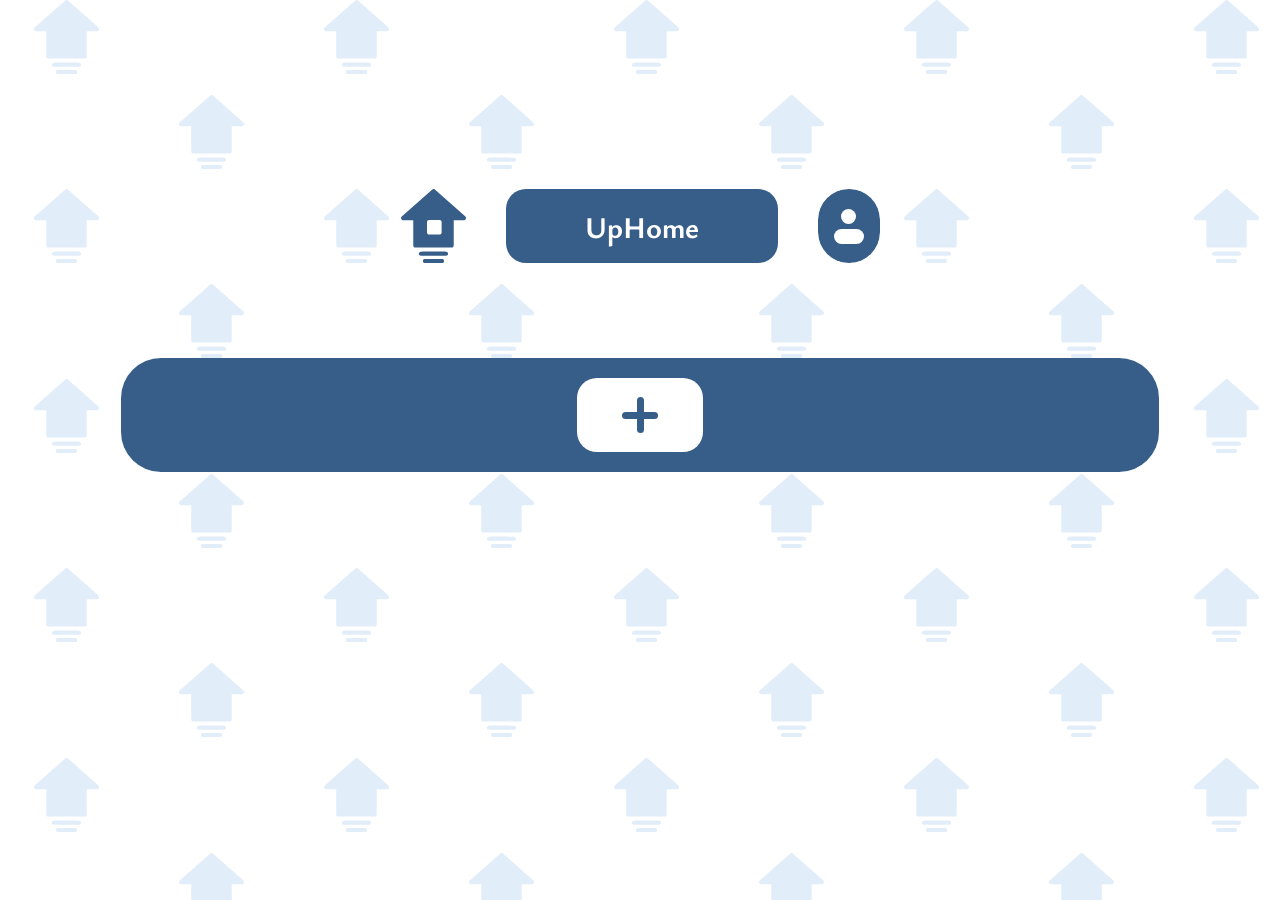
<file: src/main/resources/static/html/index.html>
<!DOCTYPE html>
<html lang="ru">
<link href="https://fonts.googleapis.com/css2?family=Ysabeau+Infant:wght@700&display=swap" rel="stylesheet">
<head>
    <meta charset="UTF-8">
    <meta name="viewport" content="width=device-width, initial-scale=1.0">
    <title>UpHome - управление умным домом</title>
    <link rel="stylesheet" href="../css/main_page.css">
</head>
<body onload="preloadDevices()">

<header>
    <button class="logo" onclick=""></button>
    <span class="site-name">UpHome</span>
    <button class="profile" onclick="location.href='login_page.html'"></button>
</header>

<main>
    <div class="device-list">
        <div id="list">
        </div>
        <button class="add-button" onclick="openModal()"></button>
    </div>
</main>

<div id="modal" class="modal">
    <div class="modal-content">
        <span class="close" onclick="closeModal()">&times;</span>
        <h2></h2>

        <label for="device-name">Название устройства:</label>
        <input type="text" id="device-name" class="input_field" placeholder="">

        <label for="device-uuid">UUID устройства:</label>
        <input type="text" id="device-uuid" class="input_field" placeholder="">

        <label for="device-type">Тип устройства:</label>
        <input type="text" id="device-type" class="input_field" placeholder="">

        <button id="device-confirm" class="confirm_addition" onclick="saveDevice()">Добавить</button>
    </div>
</div>

<div id="rule-modal" class="modal">
    <div class="modal-content rule-modal-content">
        <span class="close" onclick="closeRuleModal()">&times;</span>
        <h2>Добавьте новое правило для устройства</h2>

        <label for="rule">Выберите правило:</label>
        <select id="rule" class="rule_field">
            <option value="Temperature">Temperature</option>
        </select>

        <label for="operator">Выберите оператор:</label>
        <select id="operator" class="operator_field">
            <option value="=">=</option>
            <option value="!=">≠</option>
            <option value="<=">≤</option>
            <option value=">=">≥</option>
            <option value="<"><</option>
            <option value=">">></option>
        </select>
        <label for="rule-value">Введите значение:</label>
        <input type="text" id="rule-value" class="input_field" placeholder="">

        <button id="rule-confirm" class="confirm_addition">Добавить</button>
    </div>
</div>

<div id="delete-modal" class="modal">
    <div class="modal-content">
        <h2 id="delete-message"></h2>
        <div class="modal-buttons">
            <button class="confirm_addition" onclick="confirmDeletion()">Удалить</button>
            <button class="confirm_addition" onclick="closeDeleteModal()">Отмена</button>
        </div>
    </div>
</div>

<div id="rules-list-modal" class="modal">
    <div class="modal-content">
        <span class="close" onclick="closeRuleListModal()">&times;</span>
        <h2>Правила устройства</h2>
        <div id="rules-list" class="rules-list">
        </div>
    </div>
</div>

<script src="../js/script.js"></script>
</body>
</html>
</file>
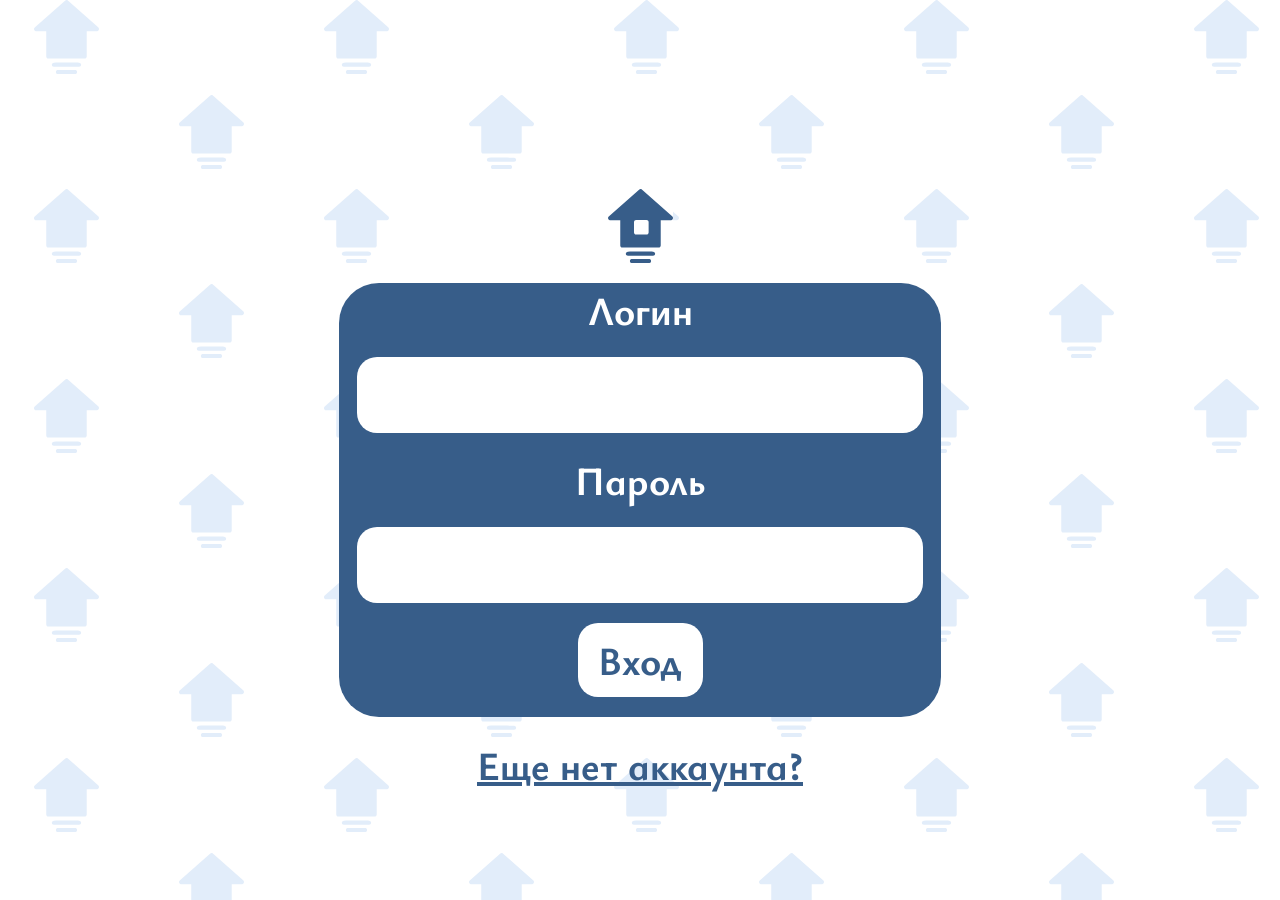
<file: src/main/resources/static/html/login_page.html>
<!DOCTYPE html>
<html lang="ru">
<link href="https://fonts.googleapis.com/css2?family=Ysabeau+Infant:wght@700&display=swap" rel="stylesheet">
<head>
    <meta charset="UTF-8">
    <meta name="viewport" content="width=device-width, initial-scale=1.0">
    <title>Sign in</title>
    <link rel="stylesheet" href="../css/login_page.css">
</head>
<body>

<header>
    <button class="logo" onclick="location.href='home.html'"></button>
</header>

<main>
    <div class="login_window">
        <label for="login">Логин</label>
        <input type="text" id="login" class="input_field" placeholder="">

        <label for="password">Пароль</label>
        <input type="password" id="password" class="input_field" placeholder="">

        <button class="login_button" onclick="signUpUser()">Вход</button>
    </div>
    <button class="no_account-button" onclick="location.href='registration_page.html'">Еще нет аккаунта?</button>
</main>

<script src="../js/login.js"></script>
</body>
</html>
</file>
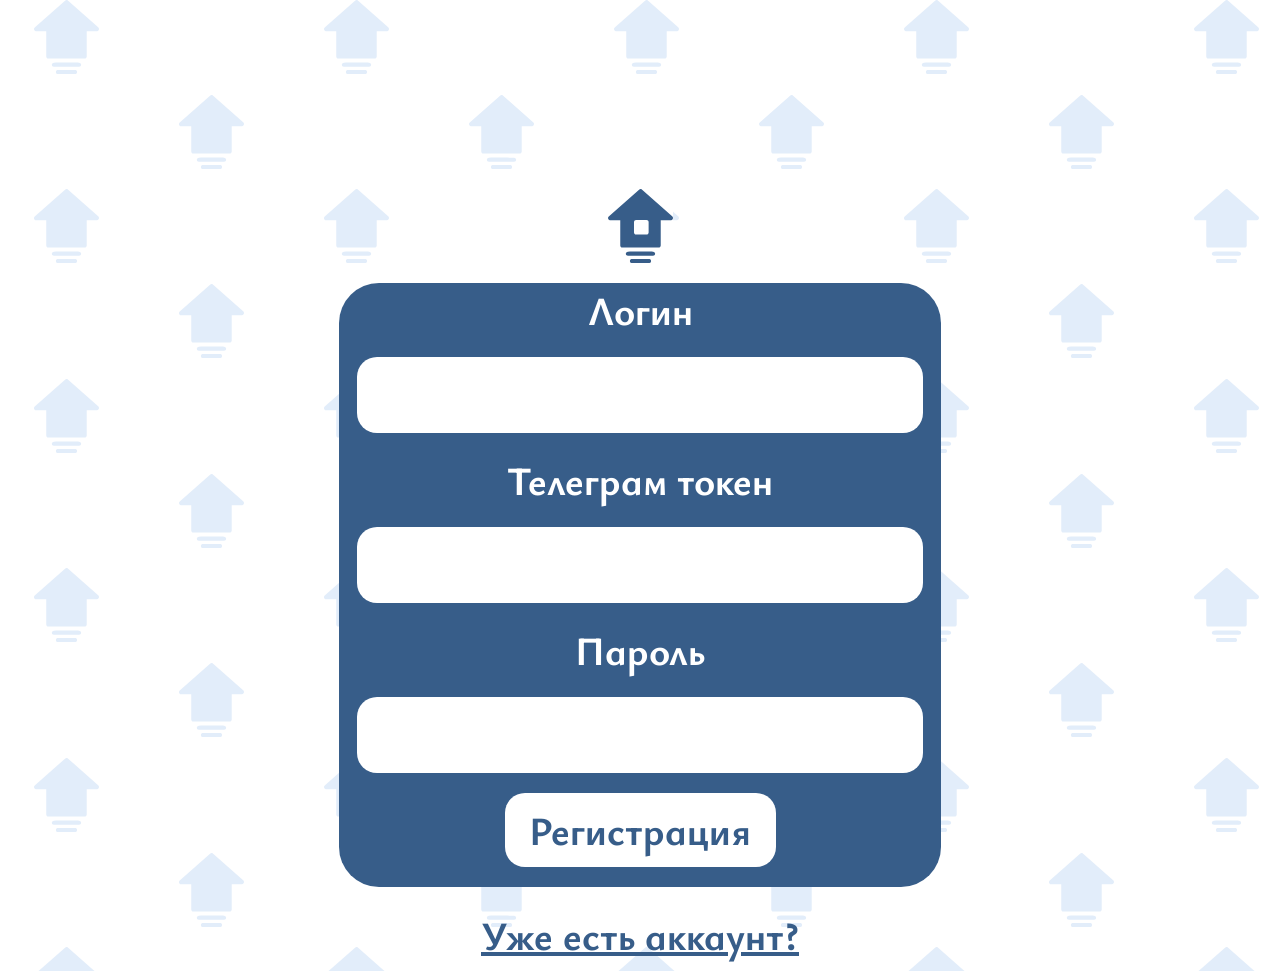
<file: src/main/resources/static/html/registration_page.html>
<!DOCTYPE html>
<html lang="ru">
<link href="https://fonts.googleapis.com/css2?family=Ysabeau+Infant:wght@700&display=swap" rel="stylesheet">
<head>
  <meta charset="UTF-8">
  <meta name="viewport" content="width=device-width, initial-scale=1.0">
  <title>Sign up</title>
  <link rel="stylesheet" href="../css/login_page.css">
</head>
<body>

<header>
  <button class="logo" onclick=""></button>
</header>

<main>
  <div class="login_window">
    <label for="login">Логин</label>
    <input type="text" id="login" class="input_field" placeholder="">

    <label for="telegram_token">Телеграм токен</label>
    <input type="text" id="telegram_token" class="input_field" placeholder="">

    <label for="password">Пароль</label>
    <input type="password" id="password" class="input_field" placeholder="">

    <button class="register_button" onclick="registerUser()">Регистрация</button>
  </div>
  <button class="no_account-button" onclick="location.href='login_page.html'">Уже есть аккаунт?</button>
</main>

<script src="../js/login.js"></script>
</body>
</html>
</file>
<file: src/main/resources/static/css/main_page.css>
body {
    font-family: "Ysabeau Infant", sans serif;
    background: url("../images/BACKGROUND.svg");
    text-align: center;
}

header {
    display: flex;
    justify-content: center;
    align-items: center;
    padding: 181px 0 95px 0;
}

main {
    font-family: "Ysabeau Infant", sans serif;
    color: #375D89;
    display: flex;
    justify-content: center;
    align-items: center;
    font-weight: bold;
    font-size: 40px;
}

input {
    font-size: 26px;
}

label {
    font-size: 26px;
}


.logo {
    background-image: url("../images/LOGO.svg");
    width: 65px;
    height: 74px;
    border: none;
    cursor: pointer;
    background-size: contain;
    background-color: #FFFFFF;
}

.site-name {
    display: flex;
    align-items: center;
    justify-content: center;
    background: #375D89;
    font-size: 30px;
    font-weight: bold;
    color: #FFFFFF;
    width: 272px;
    height: 74px;
    border-radius: 20px;
    margin: 0 40px 0 40px;
}

.device-list {
    background-color: #375D89;
    padding: 20px;
    border-radius: 40px;
    width: 998px;
    display: flex;
    align-items: center;
    flex-direction: column;
}

.device {
    display: flex;
    align-items: center;
    justify-content: center;
    background: #FFFFFF;
    border-radius: 20px 0 0 20px;
    width: 398px;
    height: 74px;
    margin-right: 10px;
    margin-bottom: 20px;
}

/* PLUS */
.add-button {
    width: 126px;
    height: 74px;
    border: none;
    cursor: pointer;
    border-radius: 20px;
    background-color: white;
    position: relative;
    transition: background-color 0.3s ease, transform 0.3s ease-in-out;
    display: flex;
    align-items: center;
    justify-content: center;
}

.add-button::before {
    content: '';
    width: 36px;
    height: 7px;
    border-radius: 20px;
    background-color: #375D89;
    position: absolute;
}

.add-button::after {
    content: '';
    width: 7px;
    height: 36px;
    border-radius: 20px;
    background-color: #375D89;
    position: absolute;
}

.add-button:hover {
    background-color: #E2EDFA;
    transform: scale(0.98);
}

/* INFO */
.info {
    width: 125px;
    height: 74px;
    border: none;
    cursor: pointer;
    background-color: white;
    position: relative;
    transition: background-color 0.3s ease, transform 0.3s ease-in-out;
    display: flex;
    align-items: center;
    justify-content: center;
    margin-left: 10px;
    margin-right: 10px;
}

.info::before {
    content: '';
    width: 7px;
    height: 7px;
    border-radius: 50%;
    background-color: #375D89;
    position: absolute;
    top: 17px;
}

.info::after {
    content: '';
    width: 7px;
    height: 25px;
    border-radius: 20px;
    background-color: #375D89;
    position: absolute;
    top: 30px;
}

.info:hover {
    background-color: #E2EDFA;
    transform: scale(0.98);
}


/* SETTINGS */
.settings {
    background-image: url("../images/SETTINGS.svg");
    width: 125px;
    height: 74px;
    background-repeat: no-repeat;
    background-position: center;
    background-size: 43px 43px;
    transition: background-image 0.3s ease, transform 0.3s ease-in-out;
    margin-left: 10px;
    margin-right: 10px;
    border: none;
    cursor: pointer;
    background-color: white;
}

.settings:hover {
    background-color: #E2EDFA;
    transform: scale(0.98);
}

/* DELETE */
.trash {
    background-image: url("../images/TRASH.svg");
    width: 125px;
    height: 74px;
    background-repeat: no-repeat;
    background-position: center;
    background-size: 37px 43px;
    border-radius: 0 20px 20px 0;
    transition: background-image 0.3s ease, transform 0.3s ease-in-out;
    margin-left: 10px;
    border: none;
    cursor: pointer;
    background-color: white;
}


.trash:hover {
    background-color: #E2EDFA;
    transform: scale(0.98);
}

/* PROFILE */
.profile {
    background-image: url("../images/PROFILE1.svg");
    width: 62px;
    height: 74px;
    transition: background-image 0.3s ease, transform 0.3s ease-in-out;
    border: none;
    cursor: pointer;
    border-radius: 30px;
    background-color: white;
}

.profile:hover {
    background-image: url("../images/PROFILE2.svg");
}

/* RULES */
.rules {
    background-image: url("../images/LIST.svg");
    width: 125px;
    height: 74px;
    background-repeat: no-repeat;
    background-position: center;
    background-size: 35px 25px;
    transition: background-image 0.3s ease, transform 0.3s ease-in-out;
    margin-right: 10px;
    margin-left: 10px;
    border: none;
    cursor: pointer;
    background-color: white;
}


.rules:hover {
    background-color: #E2EDFA;
    transform: scale(0.98);
}

.modal {
    display: none;
    position: fixed;
    z-index: 1000;
    left: 0;
    top: 0;
    width: 100%;
    height: 100%;
    background-color: rgba(0, 0, 0, 0.5);
    justify-content: center;
    align-items: center;
}

.modal-content {
    color: #FFFFFF;
    background-color: #375D89;
    padding: 30px;
    border-radius: 40px;
    width: auto;
    height: auto;
    text-align: center;
    display: flex;
    flex-direction: column;
    gap: 10px;
    position: relative;
    justify-content: center;
    align-items: center;
    box-sizing: border-box;
}

.modal-content h2 {
    margin-top: 0;
}

.close {
    position: absolute;
    top: 10px;
    right: 15px;
    font-size: 20px;
    cursor: pointer;
}

.input_field {
    width: 400px;
    height: 50px;
    border-radius: 20px;
    border: none;
    font-size: 26px;
    color: black;
    text-align: center;
}

.confirm_addition {
    font-family: "Ysabeau Infant", sans-serif;
    font-weight: bold;
    font-size: 26px;
    text-decoration: underline;
    color: #FFFFFF;
    background: none;
    border: none;
    cursor: pointer;
    text-align: center;
    transition: color 0.3s ease, transform 0.3s ease-in-out;
}

.confirm_addition:hover {
    color: #E2EDFA;
}

.rule-modal-content {
    width: 440px;
    height: auto;
    border-radius: 50px;
}

.operator_field {
    width: 100px;
    height: 50px;
    border: none;
    font-size: 26px;
    text-align: center;
    color: black;
    background-color: #FFFFFF;
    margin-top: 10px;
}

.rule_field {
    width: 200px;
    height: 50px;
    border-radius: 20px;
    border: none;
    font-size: 26px;
    text-align: center;
    color: black;
    background-color: #FFFFFF;
    margin-top: 10px;
}

.modal-buttons {
    display: flex;
    justify-content: space-around;
    width: 100%;
    gap: 10px;
}

.rules-list {
    display: flex;
    flex-direction: column;
    gap: 8px;
    max-height: 300px;
    overflow-y: auto;
    width: 100%;
    text-align: left;
}

.rules-list div {
    background-color: #4A76A8;
    padding: 8px 12px;
    border-radius: 10px;
    font-size: 30px;
    color: #fff;
}

.rule-entry {
    display: flex;
    justify-content: space-between;
    align-items: center;
    background-color: #4A76A8;
    padding: 8px 12px;
    border-radius: 10px;
    font-size: 30px;
    color: #fff;
}

.delete-rule-btn {
    font-size: 32px;
    cursor: pointer;
    margin-left: 12px;
    color: #fff;
    transition: color 0.3s ease-in-out;
}

.delete-rule-btn:hover {
    color: #ff6b6b;
}
</file>
<file: src/main/resources/static/css/login_page.css>
body {
    font-family: "Ysabeau Infant", sans serif;
    font-weight: bold;
    font-size: 40px;
    color: #375D89;
    background: url("../images/BACKGROUND.svg");
    text-align: center;
}

header {
    display: flex;
    justify-content: center;
    align-items: center;
    margin: 189px 0 20px 0;
}

main {
    display: flex;
    align-items: center;
    justify-content: center;
    flex-direction: column;
}

label {
    font-size: 40px;
    font-weight: bold;
    color: white;
    margin-bottom: 47px;
}

.logo {
    background-image: url("../images/LOGO.svg");
    width: 65px;
    height: 74px;
    background-size: contain;
    border: none;
    cursor: pointer;
    background-color: #FFFFFF;
}

.login_window {
    background: #375D89;
    font-size: 26px;
    font-weight: 700;
    width: 602px;
    height: auto;
    border-radius: 40px;
    padding-bottom: 20px;
}

.input_field {
    width: 562px;
    height: 74px;
    border-radius: 20px;
    border: none;
    font-size: 26px;
    color: black;
    text-align: center;
    margin: 20px 0 20px 0;
}

/* Login button */
.login_button {
    width: 125px;
    height: 74px;
    border-radius: 20px;
    border: none;
    background-color: #FFFFFF;
    color: #375D89;
    font-family: "Ysabeau Infant", sans-serif;
    font-weight: bold;
    font-size: 40px;
    cursor: pointer;
    justify-content: center;
    align-items: center;
    position: relative;
    transition: background-color 0.3s ease, transform 0.3s ease-in-out;
    transform-origin: center;
}

.login_button::before {
    color: #375D89;
}

.login_button:hover {
    background-color: #E2EDFA;
    transform: scale(0.98);
}

/* Register button */
.register_button {
    width: 271px;
    height: 74px;
    border-radius: 20px;
    border: none;
    background-color: #FFFFFF;
    color: #375D89;
    font-family: "Ysabeau Infant", sans-serif;
    font-weight: bold;
    font-size: 40px;
    cursor: pointer;
    justify-content: center;
    align-items: center;
    position: relative;
    transition: background-color 0.3s ease, transform 0.3s ease-in-out;
    transform-origin: center;
}

.register_button::before {
    color: #375D89;
}

.register_button:hover {
    background-color: #E2EDFA;
    transform: scale(0.98);
}

.no_account-button {
    font-family: "Ysabeau Infant", sans-serif;
    font-weight: bold;
    font-size: 40px;
    text-decoration: underline;
    color: #375D89;
    background: none;
    border: none;
    cursor: pointer;
    text-align: center;
    margin-top: 20px;
    transition: color 0.3s ease, transform 0.3s ease-in-out;
}

.no_account-button:hover {
    color: black;
}
</file>
